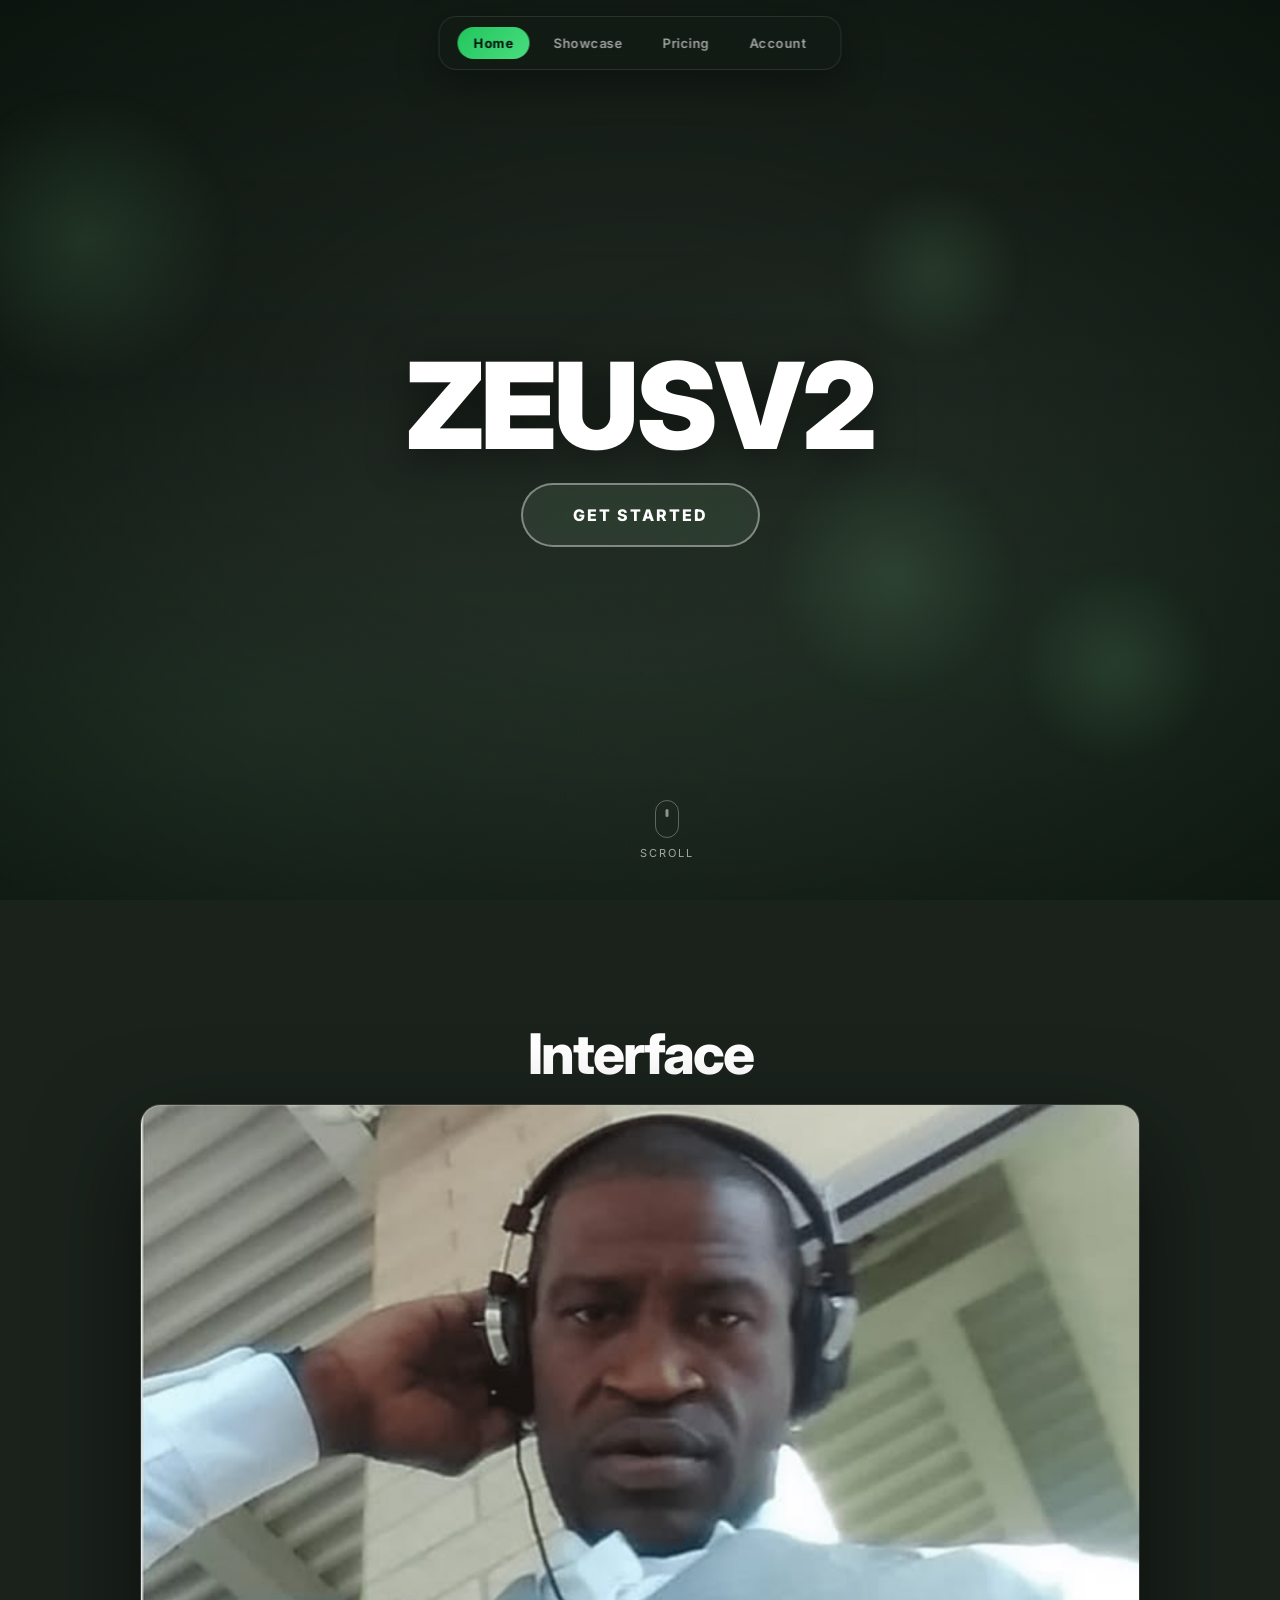
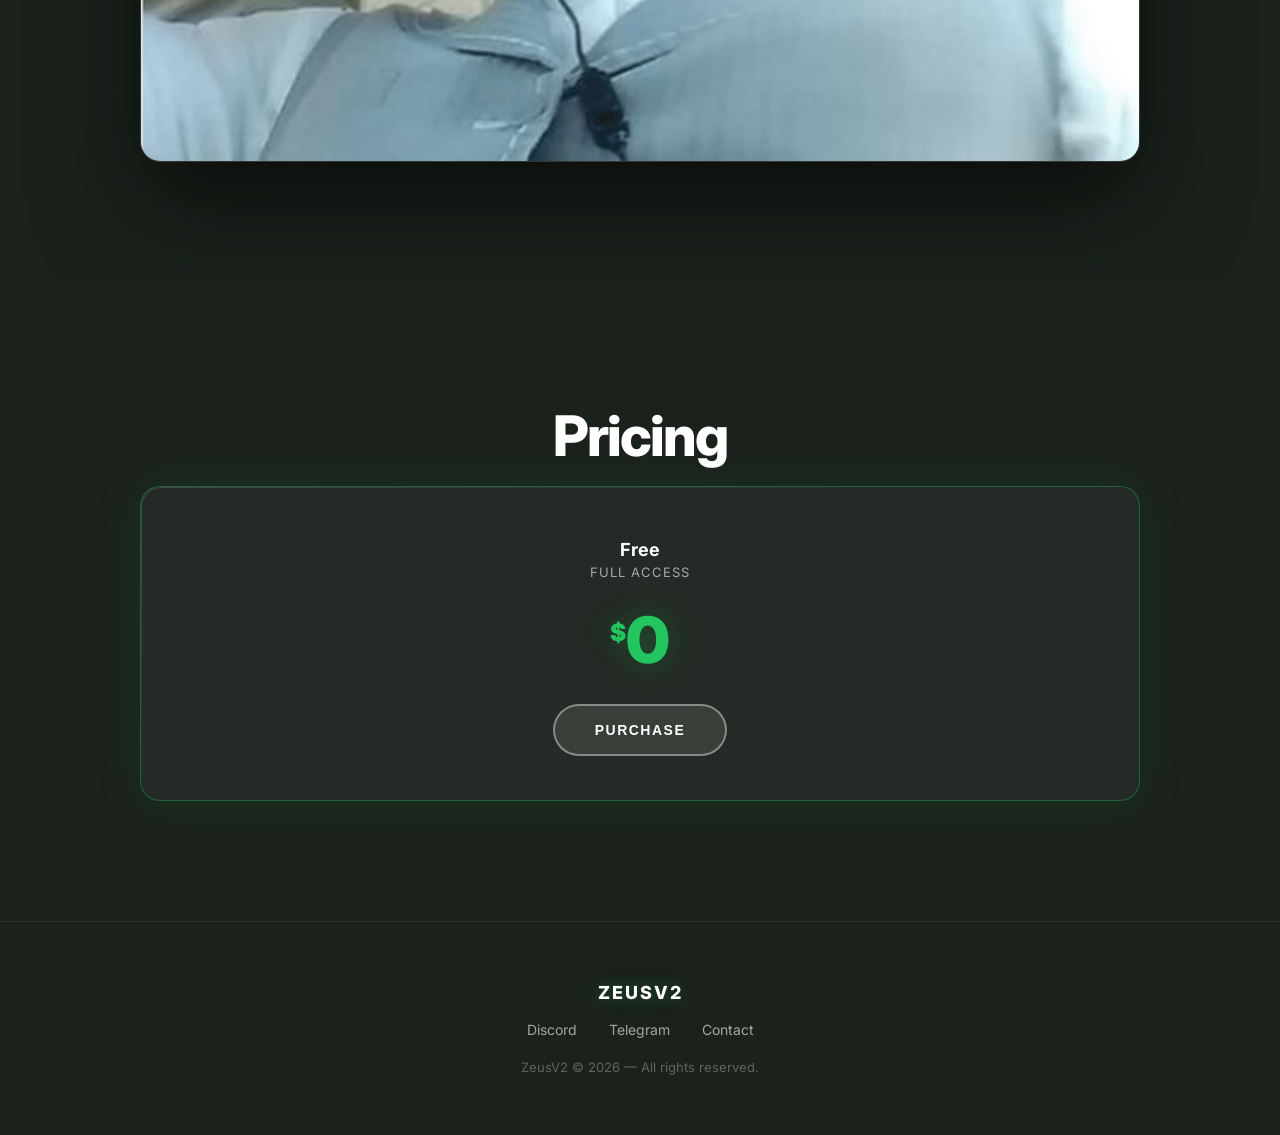
<file: index.html>
<!DOCTYPE html>
<html lang="en">
<head>
<meta charset="UTF-8" />
<meta name="viewport" content="width=device-width, initial-scale=1.0" />
<title>ZeusV2 — Dominate the Game</title>
<link rel="preconnect" href="https://fonts.googleapis.com" />
<link rel="preconnect" href="https://fonts.gstatic.com" crossorigin />
<link href="https://fonts.googleapis.com/css2?family=Inter:wght@400;500;600;700;800;900&family=Playfair+Display:ital,wght@1,400&display=swap" rel="stylesheet" />
<style>
  :root {
    --white: #ffffff;
    --glass-bg: rgba(255,255,255,0.08);
    --glass-border: rgba(255,255,255,0.18);
    --glass-hi: rgba(255,255,255,0.35);
    --green: #22c55e;
    --green-soft: #4ade80;
    --text: #eafaf2;
    --muted: rgba(255,255,255,0.6);
  }

  * { margin: 0; padding: 0; box-sizing: border-box; }
  html { scroll-behavior: smooth; }
  body {
    font-family: 'Inter', system-ui, sans-serif;
    background: #1c231d;
    color: var(--white);
    overflow-x: hidden;
    min-height: 100vh;
  }
  body::before {
    content: ''; position: fixed; inset: 0; z-index: -2;
    background: #1c231d;
  }
  #bgParallax {
    position: fixed; inset: -40px; z-index: -2; pointer-events: none;
    background: url('https://images.unsplash.com/photo-1448375240586-882707db888b?w=1920&q=80') center/cover no-repeat;
    transform: scale(1.08);
    will-change: transform;
  }
  body::after {
    content: ''; position: fixed; inset: 0; z-index: -1; pointer-events: none;
    background: linear-gradient(180deg, rgba(28,35,29,0.55) 0%, rgba(28,35,29,0.75) 50%, rgba(28,35,29,0.9) 100%);
  }
  ::selection { background: rgba(34,197,94,0.3); color: #fff; }

  /* ===== HERO ===== */
  .hero {
    position: relative;
    width: 100%; height: 100vh;
    display: flex; flex-direction: column;
    justify-content: center; align-items: center;
    text-align: center;
    overflow: hidden;
    perspective: 1200px;
  }

  /* Vignette */
  .hero-vignette {
    position: absolute; inset: 0; z-index: 1; pointer-events: none;
    background: radial-gradient(ellipse at center, transparent 30%, rgba(5,15,8,0.7) 100%);
  }

  /* Fog overlay */
  .hero-fog {
    position: absolute; inset: 0; z-index: 1; pointer-events: none;
    background:
      radial-gradient(60% 40% at 20% 80%, rgba(100,160,120,0.12), transparent),
      radial-gradient(50% 50% at 80% 70%, rgba(80,140,100,0.1), transparent);
    animation: fogDrift 20s ease-in-out infinite alternate;
  }
  @keyframes fogDrift {
    0%   { transform: translate(0, 0) scale(1); opacity: 0.8; }
    50%  { transform: translate(3%, -2%) scale(1.05); opacity: 1; }
    100% { transform: translate(-2%, 3%) scale(1.02); opacity: 0.9; }
  }

  /* Lens / bokeh blur spots */
  .bokeh {
    position: absolute; border-radius: 50%; pointer-events: none; z-index: 2;
    background: radial-gradient(circle, rgba(120,200,140,0.15), transparent 70%);
    filter: blur(8px);
    animation: bokehFloat 12s ease-in-out infinite alternate;
  }
  .bokeh-1 { width: 300px; height: 300px; top: 10%; left: -5%; animation-delay: 0s; }
  .bokeh-2 { width: 200px; height: 200px; bottom: 15%; right: 5%; animation-delay: -4s; }
  .bokeh-3 { width: 250px; height: 250px; top: 50%; left: 60%; animation-delay: -8s; }
  .bokeh-4 { width: 180px; height: 180px; top: 20%; right: 20%; animation-delay: -2s; }
  @keyframes bokehFloat {
    0%   { transform: translate(0, 0) scale(1); opacity: 0.6; }
    100% { transform: translate(20px, -30px) scale(1.15); opacity: 1; }
  }

  /* Falling leaves */
  .leaves { position: absolute; inset: 0; z-index: 3; pointer-events: none; overflow: hidden; }
  .leaf {
    position: absolute;
    width: 22px; height: 22px;
    opacity: 0;
    will-change: transform, opacity;
  }
  .leaf svg { width: 100%; height: 100%; }

  /* Content */
  .hero-content {
    position: relative; z-index: 10;
    max-width: 900px; padding: 0 24px;
  }

  /* Title */
  .hero-title {
    font-family: 'Inter', sans-serif;
    font-size: clamp(48px, 10vw, 120px);
    font-weight: 900;
    line-height: 0.95;
    letter-spacing: -3px;
    color: var(--white);
    text-transform: uppercase;
    margin-bottom: 20px;
    opacity: 0; animation: fadeUp 1s 0.5s forwards;
    text-shadow: 0 4px 40px rgba(0,0,0,0.5);
  }
  .hero-title .line { display: block; }
  .hero-title .accent {
    background: linear-gradient(135deg, #4ade80, #22c55e, #86efac);
    -webkit-background-clip: text; background-clip: text;
    -webkit-text-fill-color: transparent;
  }

  /* Subtitle */
  .hero-sub {
    font-family: 'Playfair Display', serif;
    font-style: italic;
    font-size: clamp(15px, 2vw, 20px);
    color: var(--muted);
    margin-bottom: 44px;
    opacity: 0; animation: fadeUp 1s 0.7s forwards;
  }

/* CTA Button */
.hero-btn {
    display: inline-block;
    padding: 20px 50px;
    border: 2px solid rgba(255,255,255,0.4);
    border-radius: 50px;
    background: rgba(255,255,255,0.08);
    backdrop-filter: blur(20px) saturate(180%);
    -webkit-backdrop-filter: blur(20px) saturate(180%);
    color: var(--white);
    font-family: 'Inter', sans-serif;
    font-size: 16px; font-weight: 800;
    letter-spacing: 2px; text-transform: uppercase;
    text-decoration: none;
    cursor: pointer;
    position: relative; overflow: hidden;
    transition: transform 0.3s, box-shadow 0.3s, border-color 0.3s, background 0.3s;
    opacity: 0; animation: fadeUp 1s 0.9s forwards;
}
.hero-btn::before {
    content: ''; position: absolute; inset: 0; border-radius: inherit;
    background: linear-gradient(135deg, rgba(255,255,255,0.2), transparent 60%);
    opacity: 0; transition: opacity 0.3s;
}
.hero-btn:hover {
    transform: translateY(-4px);
    border-color: rgba(255,255,255,0.7);
    background: rgba(255,255,255,0.15);
    box-shadow: 0 25px 60px rgba(0,0,0,0.4), 0 0 40px rgba(0,0,0,0.2);
}
.hero-btn:hover::before { opacity: 1; }
.hero-btn.loading { color: transparent !important; pointer-events: none; }
.hero-btn.loading::after {
    content: ''; position: absolute; top: 50%; left: 50%; width: 22px; height: 22px;
    margin: -11px 0 0 -11px; border: 2px solid var(--white); border-right-color: transparent;
    border-radius: 50%; animation: spin 0.6s linear infinite;
}

  /* Scroll hint */
  .scroll-hint {
    position: absolute; bottom: 40px; left: 50%; transform: translateX(-50%);
    z-index: 10; display: flex; flex-direction: column; align-items: center;
    gap: 8px; color: var(--muted); font-size: 11px; letter-spacing: 2px; text-transform: uppercase;
    opacity: 0; animation: fadeUp 1s 1.2s forwards;
  }
  .scroll-hint .mouse {
    width: 24px; height: 38px; border: 1.5px solid rgba(255,255,255,0.3);
    border-radius: 12px; position: relative;
  }
  .scroll-hint .mouse::after {
    content: ''; position: absolute; top: 8px; left: 50%; transform: translateX(-50%);
    width: 3px; height: 8px; background: rgba(255,255,255,0.5); border-radius: 2px;
    animation: scrollWheel 1.8s ease-in-out infinite;
  }
  @keyframes scrollWheel {
    0%   { opacity: 1; transform: translateX(-50%) translateY(0); }
    100% { opacity: 0; transform: translateX(-50%) translateY(10px); }
  }

  @keyframes fadeUp {
    from { opacity: 0; transform: translateY(30px); }
    to   { opacity: 1; transform: translateY(0); }
  }

  /* ===== SECTIONS ===== */
  .section {
    position: relative; z-index: 5;
    padding: 120px 24px;
    background: rgba(28,35,29,0.82);
  }
  .section-inner { max-width: 1100px; margin: 0 auto; }
  .section-title {
    font-size: clamp(32px, 5vw, 56px);
    font-weight: 800; letter-spacing: -2px;
    margin-bottom: 16px;
  }
  .section-sub {
    font-size: 17px; color: var(--muted); max-width: 600px; margin-bottom: 60px;
  }

  /* Showcase */
  .showcase-section {
    padding: 120px 24px;
    background: rgba(28,35,29,0.82);
    position: relative; z-index: 5;
  }
  .showcase-frame {
    max-width: 1000px; margin: 0 auto;
    border-radius: 20px; overflow: hidden;
    border: 1px solid rgba(255,255,255,0.1);
    box-shadow: 0 40px 100px rgba(0,0,0,0.6);
    position: relative;
  }
  .showcase-frame::before {
    content: ''; position: absolute; inset: 0; border-radius: 20px; padding: 1px; pointer-events: none; z-index: 2;
    background: linear-gradient(135deg, rgba(255,255,255,0.2), transparent 40%);
    -webkit-mask: linear-gradient(#000 0 0) content-box, linear-gradient(#000 0 0);
    -webkit-mask-composite: xor; mask-composite: exclude;
  }
  .showcase-frame img { width: 100%; display: block; }

  /* Pricing */
  .pricing-section {
    padding: 120px 24px;
    background: rgba(28,35,29,0.82);
    position: relative; z-index: 5;
  }
  .plans {
    display: grid;
    grid-template-columns: repeat(auto-fit, minmax(280px, 1fr));
    gap: 24px; max-width: 1000px; margin: 0 auto;
  }
  .plan {
    position: relative;
    padding: 52px 36px 44px;
    border-radius: 20px;
    background: rgba(255,255,255,0.04);
    border: 1px solid rgba(255,255,255,0.08);
    text-align: center;
    transition: transform 0.4s, border-color 0.4s, box-shadow 0.4s;
  }
  .plan::before {
    content: ''; position: absolute; inset: 0; border-radius: 20px; padding: 1px; pointer-events: none;
    background: linear-gradient(160deg, rgba(255,255,255,0.15), transparent 50%);
    -webkit-mask: linear-gradient(#000 0 0) content-box, linear-gradient(#000 0 0);
    -webkit-mask-composite: xor; mask-composite: exclude;
  }
  .plan:hover {
    transform: translateY(-6px);
    border-color: rgba(34,197,94,0.4);
    box-shadow: 0 24px 60px rgba(0,0,0,0.4), 0 0 40px rgba(34,197,94,0.1);
  }
  .plan.featured {
    border-color: rgba(34,197,94,0.35);
    box-shadow: 0 0 50px rgba(34,197,94,0.1);
  }
  .plan-badge {
    position: absolute; top: 16px; left: 50%; transform: translateX(-50%);
    font-size: 11px; font-weight: 700; letter-spacing: 1.5px; text-transform: uppercase;
    color: #04130c; background: linear-gradient(135deg, var(--green), var(--green-soft));
    padding: 5px 16px; border-radius: 50px;
  }
  .plan-name { font-size: 18px; font-weight: 700; margin-bottom: 4px; }
  .plan-dur { font-size: 13px; color: var(--muted); letter-spacing: 1px; text-transform: uppercase; }
  .plan-price {
    font-size: clamp(48px, 7vw, 64px); font-weight: 900; color: var(--green);
    line-height: 1; margin: 28px 0 8px;
    text-shadow: 0 0 30px rgba(34,197,94,0.3);
  }
  .plan-price span { font-size: 24px; vertical-align: super; }
.plan-btn {
    display: inline-block; margin-top: 24px;
    padding: 16px 40px; border-radius: 50px;
    border: 2px solid rgba(255,255,255,0.3);
    background: rgba(255,255,255,0.08);
    backdrop-filter: blur(15px) saturate(160%);
    -webkit-backdrop-filter: blur(15px) saturate(160%);
    color: var(--white); font-size: 14px; font-weight: 800;
    letter-spacing: 1.5px; text-transform: uppercase;
    text-decoration: none; cursor: pointer;
    transition: all 0.3s;
    position: relative; overflow: hidden;
}
.plan-btn::before {
    content: ''; position: absolute; inset: 0; border-radius: inherit;
    background: linear-gradient(135deg, rgba(255,255,255,0.2), transparent 60%);
    opacity: 0; transition: opacity 0.3s;
}
.plan-btn:hover {
    background: rgba(255,255,255,0.15);
    border-color: rgba(255,255,255,0.6);
    box-shadow: 0 12px 40px rgba(0,0,0,0.3);
    transform: translateY(-3px);
}
.plan-btn:hover::before { opacity: 1; }
.plan-btn.loading { color: transparent !important; pointer-events: none; }
.plan-btn.loading::after {
    content: ''; position: absolute; top: 50%; left: 50%; width: 20px; height: 20px;
    margin: -10px 0 0 -10px; border: 2px solid var(--white); border-right-color: transparent;
    border-radius: 50%; animation: spin 0.6s linear infinite;
}
.plan.featured .plan-btn {
    background: rgba(255,255,255,0.1);
    color: var(--white); border-color: rgba(255,255,255,0.4);
}
.plan.featured .plan-btn:hover {
    box-shadow: 0 12px 40px rgba(0,0,0,0.4);
    transform: translateY(-2px);
    background: rgba(255,255,255,0.18);
    border-color: rgba(255,255,255,0.7);
}

  /* Footer */
  footer {
    position: relative; z-index: 5;
    padding: 60px 24px; text-align: center;
    border-top: 1px solid rgba(255,255,255,0.08);
    background: rgba(28,35,29,0.82);
  }
  footer .f-logo {
    font-size: 18px; font-weight: 800; letter-spacing: 2px; margin-bottom: 16px;
    text-shadow: 0 0 20px rgba(34,197,94,0.4);
  }
  footer a {
    color: var(--muted); text-decoration: none; margin: 0 14px; font-size: 14px;
    transition: color 0.3s;
  }
  footer a:hover { color: var(--green); }
  footer .copy { margin-top: 20px; font-size: 13px; color: rgba(255,255,255,0.3); }

  /* ===== MODAL ===== */
  .modal-overlay {
    position: fixed; inset: 0; z-index: 200; display: none;
    align-items: center; justify-content: center; padding: 24px;
    background: rgba(5,15,8,0.7); backdrop-filter: blur(12px);
  }
  .modal-overlay.open { display: flex; }
  .modal {
    position: relative; border-radius: 20px; padding: 44px 38px; max-width: 420px; width: 100%;
    text-align: center;
    background: rgba(255,255,255,0.06);
    backdrop-filter: blur(30px) saturate(170%);
    border: 1px solid rgba(255,255,255,0.12);
    box-shadow: 0 40px 100px rgba(0,0,0,0.6);
    animation: modalIn 0.35s ease;
  }
  @keyframes modalIn { from { opacity: 0; transform: translateY(20px) scale(0.97); } }
  .modal-close {
    position: absolute; top: 14px; right: 14px;
    width: 32px; height: 32px; border-radius: 50%;
    display: flex; align-items: center; justify-content: center;
    background: rgba(255,255,255,0.06); border: 1px solid rgba(255,255,255,0.1);
    color: var(--muted); font-size: 18px; cursor: pointer;
    transition: all 0.25s;
  }
  .modal-close:hover { color: #ff6b6b; border-color: rgba(255,107,107,0.4); background: rgba(255,107,107,0.1); }
  .modal h2 { font-size: 26px; font-weight: 800; margin-bottom: 6px; }
  .modal .m-plan { color: var(--green); font-size: 16px; font-weight: 700; margin-bottom: 4px; }
  .modal .m-price { color: var(--muted); font-size: 14px; margin-bottom: 28px; }
  .modal .m-msg { font-size: 13px; min-height: 18px; margin-top: 16px; }
  .modal .m-msg.ok { color: var(--green); }
  .modal .m-msg.warn { color: #ffb86b; }
  .modal .m-actions { display: flex; gap: 12px; justify-content: center; }
  .modal .m-actions .btn { margin-top: 0; }

  /* Nav */
  .nav {
    position: fixed; top: 16px; left: 50%; transform: translateX(-50%); z-index: 100;
    width: auto; max-width: calc(100% - 32px);
    padding: 10px 18px;
    display: flex; align-items: center; justify-content: space-between;
    border-radius: 18px;
    background: rgba(20,26,22,0.55);
    backdrop-filter: blur(20px) saturate(160%);
    -webkit-backdrop-filter: blur(20px) saturate(160%);
    border: 1px solid rgba(255,255,255,0.1);
    box-shadow: 0 12px 40px rgba(0,0,0,0.35);
    transition: background 0.4s, box-shadow 0.4s, transform 0.4s;
  }
  .nav.scrolled {
    background: rgba(20,26,22,0.75);
    box-shadow: 0 16px 50px rgba(0,0,0,0.45);
  }
  .nav-brand {
    font-size: 16px; font-weight: 800; letter-spacing: 2px;
    color: var(--white); text-decoration: none;
    text-shadow: 0 0 16px rgba(34,197,94,0.4);
  }
  .nav-links { display: flex; gap: 8px; align-items: center; justify-content: center; flex: 1; }
  .nav-links a {
    color: var(--muted); text-decoration: none; font-size: 13px; font-weight: 600;
    letter-spacing: 0.5px; padding: 8px 16px; border-radius: 50px;
    transition: color 0.25s, background 0.25s;
  }
  .nav-links a:hover { color: var(--white); background: rgba(255,255,255,0.08); }
  .nav-links a.active {
    color: #04130c; background: linear-gradient(135deg, var(--green), var(--green-soft));
    font-weight: 700;
  }

  /* Toast */
  .toast {
    position: fixed; bottom: 24px; right: 24px; z-index: 1000;
    padding: 14px 22px; border-radius: 12px; font-size: 14px; font-weight: 600;
    background: rgba(255,255,255,0.08); backdrop-filter: blur(20px);
    border: 1px solid rgba(255,255,255,0.12);
    box-shadow: 0 12px 40px rgba(0,0,0,0.4);
    transform: translateX(120%); opacity: 0; transition: transform 0.3s, opacity 0.3s;
  }
  .toast.show { transform: translateX(0); opacity: 1; }
  .toast-ok { color: var(--green); border-color: rgba(34,197,94,0.4); }
  .toast-error { color: #ff6b6b; border-color: rgba(255,107,107,0.4); }
  .toast-warn { color: #ffb86b; border-color: rgba(255,184,107,0.4); }

  /* Reveal */
  .reveal { opacity: 0; transform: translateY(40px); transition: opacity 0.8s, transform 0.8s; }
  .reveal.visible { opacity: 1; transform: translateY(0); }

  @keyframes spin { to { transform: rotate(360deg); } }

  /* Responsive */
  @media (max-width: 768px) {
    .nav-links { display: none; }
    .hero-title { letter-spacing: -1px; }
    .features { grid-template-columns: 1fr; }
    .plans { grid-template-columns: 1fr; max-width: 380px; }
  }
  @media (prefers-reduced-motion: reduce) {
    *, *::before, *::after {
      animation-duration: 0.01ms !important;
      transition-duration: 0.01ms !important;
    }
  }
</style>
</head>
<body>
<div id="bgParallax"></div>

<!-- NAV -->
<nav class="nav" id="nav">
  <a href="#top" class="nav-brand"></a>
  <div class="nav-links">
    <a href="#top" class="active" data-nav>Home</a>
    <a href="#showcase" data-nav>Showcase</a>
    <a href="#pricing" data-nav>Pricing</a>
    <a href="account.html">Account</a>
  </div>
</nav>

<!-- HERO -->
<section class="hero" id="top">
  <div class="hero-vignette"></div>
  <div class="hero-fog"></div>
  <div class="bokeh bokeh-1"></div>
  <div class="bokeh bokeh-2"></div>
  <div class="bokeh bokeh-3"></div>
  <div class="bokeh bokeh-4"></div>
  <div class="leaves" id="leaves"></div>

  <div class="hero-content">
    <h1 class="hero-title">
      <span class="line">ZeusV2</span>
    </h1>
    <a href="#pricing" class="hero-btn">Get Started</a>
  </div>

  <div class="scroll-hint">
    <div class="mouse"></div>
    <span>Scroll</span>
  </div>
</section>

<!-- SHOWCASE -->
<section class="showcase-section" id="showcase">
  <div class="section-inner">
    <div class="reveal" style="text-align:center;">
      <h2 class="section-title">Interface</h2>
    </div>
    <div class="showcase-frame reveal">
      <img src="showcase.jfif" alt="ZeusV2 Interface" loading="lazy" />
    </div>
  </div>
</section>

<!-- PRICING -->
<section class="pricing-section" id="pricing">
  <div class="section-inner">
    <div class="reveal" style="text-align:center;">
      <h2 class="section-title">Pricing</h2>
    </div>
    <div class="plans">
      <div class="plan featured reveal">
        <div class="plan-name">Free</div>
        <div class="plan-dur">Full Access</div>
        <div class="plan-price"><span>$</span>0</div>
        <button class="plan-btn buy-btn" data-plan="Free" data-price="$0">Purchase</button>
      </div>
    </div>
  </div>
</section>

<!-- FOOTER -->
<footer>
  <div class="f-logo">ZEUSV2</div>
  <div>
    <a href="#">Discord</a>
    <a href="https://t.me/undetectcheat" target="_blank" rel="noopener">Telegram</a>
    <a href="#">Contact</a>
  </div>
  <div class="copy">ZeusV2 © 2026 — All rights reserved.</div>
</footer>

<!-- MODAL -->
<div class="modal-overlay" id="buyModal" hidden>
  <div class="modal">
    <button class="modal-close" id="mClose" aria-label="Close">&times;</button>
    <h2>Confirm Purchase</h2>
    <div class="m-plan" id="mPlan">—</div>
    <div class="m-price" id="mPrice">—</div>
    <div class="m-actions">
      <button class="plan-btn" id="mGet">Purchase</button>
    </div>
    <div class="m-msg" id="mMsg"></div>
  </div>
</div>

<script>
(() => {
  'use strict';

  /* ===== Falling leaves ===== */
  const leavesContainer = document.getElementById('leaves');
  const LEAF_COUNT = 18;
  const leafSVG = `<svg viewBox="0 0 24 24" fill="none" xmlns="http://www.w3.org/2000/svg">
    <path d="M17 8C8 10 5.9 16.17 3.82 21.34l1.89.66.95-2.3c.48.17.98.3 1.34.3C19 20 22 3 22 3c-1 2-8 2.25-13 3.25S2 11.5 2 13.5s1.75 3.75 1.75 3.75" stroke="rgba(120,200,140,0.5)" stroke-width="1" stroke-linecap="round" stroke-linejoin="round"/>
  </svg>`;

  function createLeaf() {
    const leaf = document.createElement('div');
    leaf.className = 'leaf';
    leaf.innerHTML = leafSVG;
    const size = 14 + Math.random() * 18;
    leaf.style.width = size + 'px';
    leaf.style.height = size + 'px';
    leaf.style.left = Math.random() * 100 + '%';
    leaf.style.top = '-30px';
    const duration = 8 + Math.random() * 10;
    const delay = Math.random() * 8;
    const drift = -80 + Math.random() * 160;
    const rot = Math.random() * 360;
    leaf.style.animation = `leafFall ${duration}s ${delay}s linear infinite`;
    leaf.style.setProperty('--drift', drift + 'px');
    leaf.style.setProperty('--rot', rot + 'deg');
    leavesContainer.appendChild(leaf);
  }

  for (let i = 0; i < LEAF_COUNT; i++) createLeaf();

  const leafStyle = document.createElement('style');
  leafStyle.textContent = `
    @keyframes leafFall {
      0% { transform: translate(0, 0) rotate(0deg); opacity: 0; }
      10% { opacity: 0.7; }
      90% { opacity: 0.5; }
      100% { transform: translate(var(--drift), 110vh) rotate(var(--rot)); opacity: 0; }
    }
  `;
  document.head.appendChild(leafStyle);

  /* ===== Parallax background ===== */
  const bgParallax = document.getElementById('bgParallax');
  let pMouseX = 0, pMouseY = 0, pBgX = 0, pBgY = 0;
  document.addEventListener('mousemove', (e) => {
    pMouseX = (e.clientX / window.innerWidth - 0.5) * 40;
    pMouseY = (e.clientY / window.innerHeight - 0.5) * 28;
  });
  function animateParallax() {
    pBgX += (pMouseX - pBgX) * 0.05;
    pBgY += (pMouseY - pBgY) * 0.05;
    bgParallax.style.transform = `scale(1.08) translate(${pBgX}px, ${pBgY}px)`;
    requestAnimationFrame(animateParallax);
  }
  animateParallax();

  /* ===== Nav scroll ===== */
  const nav = document.getElementById('nav');
  const navLinks = document.querySelectorAll('[data-nav]');
  const sections = ['top', 'features', 'showcase', 'pricing'].map(id => document.getElementById(id)).filter(Boolean);

  window.addEventListener('scroll', () => {
    nav.classList.toggle('scrolled', window.scrollY > 60);
  }, { passive: true });

  const sectionObs = new IntersectionObserver((entries) => {
    entries.forEach(e => {
      if (e.isIntersecting) {
        const id = e.target.id;
        navLinks.forEach(a => a.classList.toggle('active', a.getAttribute('href') === '#' + id));
      }
    });
  }, { threshold: 0.35 });
  sections.forEach(s => sectionObs.observe(s));

  /* ===== Reveal on scroll ===== */
  const revealObs = new IntersectionObserver((entries) => {
    entries.forEach(e => { if (e.isIntersecting) { e.target.classList.add('visible'); revealObs.unobserve(e.target); } });
  }, { threshold: 0.12 });
  document.querySelectorAll('.reveal').forEach(el => revealObs.observe(el));

  /* ===== Buy modal ===== */
  const modal = document.getElementById('buyModal');
  const mPlan = document.getElementById('mPlan');
  const mPrice = document.getElementById('mPrice');
  const mMsg = document.getElementById('mMsg');
  const mGet = document.getElementById('mGet');
  const mClose = document.getElementById('mClose');
  let selectedPlan = null;

  function openModal(plan, price) {
    selectedPlan = plan;
    mPlan.textContent = plan + ' Access';
    mPrice.textContent = 'Price: ' + price;
    mMsg.textContent = '';
    modal.hidden = false;
    modal.classList.add('open');
    mGet.disabled = false;
  }
  function closeModal() {
    modal.classList.remove('open');
    setTimeout(() => { modal.hidden = true; }, 300);
  }

  document.querySelectorAll('.buy-btn').forEach(btn => {
    btn.addEventListener('click', () => openModal(btn.dataset.plan, btn.dataset.price));
  });
  mClose.addEventListener('click', closeModal);
  modal.addEventListener('click', (e) => { if (e.target === modal) closeModal(); });
  document.addEventListener('keydown', (e) => { if (e.key === 'Escape' && modal.classList.contains('open')) closeModal(); });

  mGet.addEventListener('click', () => {
    const session = localStorage.getItem('zeus-session') || sessionStorage.getItem('zeus-session');
    if (!session) {
      mMsg.className = 'm-msg warn';
      mMsg.textContent = 'Sign in first. Redirecting…';
      setTimeout(() => { window.location.href = 'account.html'; }, 1000);
      return;
    }
    mGet.disabled = true;
    mGet.classList.add('loading');
    try {
      const accounts = JSON.parse(localStorage.getItem('zeus-accounts') || '[]');
      const acc = accounts.find(a => a.username === session || a.email === session);
      if (acc) {
        acc.subscription = selectedPlan;
        acc.frozen = false;
        localStorage.setItem('zeus-accounts', JSON.stringify(accounts));
      }
      mMsg.className = 'm-msg ok';
      mMsg.textContent = 'Activated: ' + selectedPlan + '!';
      showToast('Subscription activated', 'ok');
      setTimeout(closeModal, 1000);
    } catch {
      mMsg.className = 'm-msg warn';
      mMsg.textContent = 'Something went wrong.';
      mGet.classList.remove('loading');
      mGet.disabled = false;
    }
  });

  /* ===== Toast ===== */
  function showToast(msg, type) {
    const el = document.createElement('div');
    el.className = 'toast toast-' + type;
    el.textContent = msg;
    document.body.appendChild(el);
    requestAnimationFrame(() => el.classList.add('show'));
    setTimeout(() => { el.classList.remove('show'); setTimeout(() => el.remove(), 300); }, 3000);
  }
})();
</script>
</body>
</html>
</file>
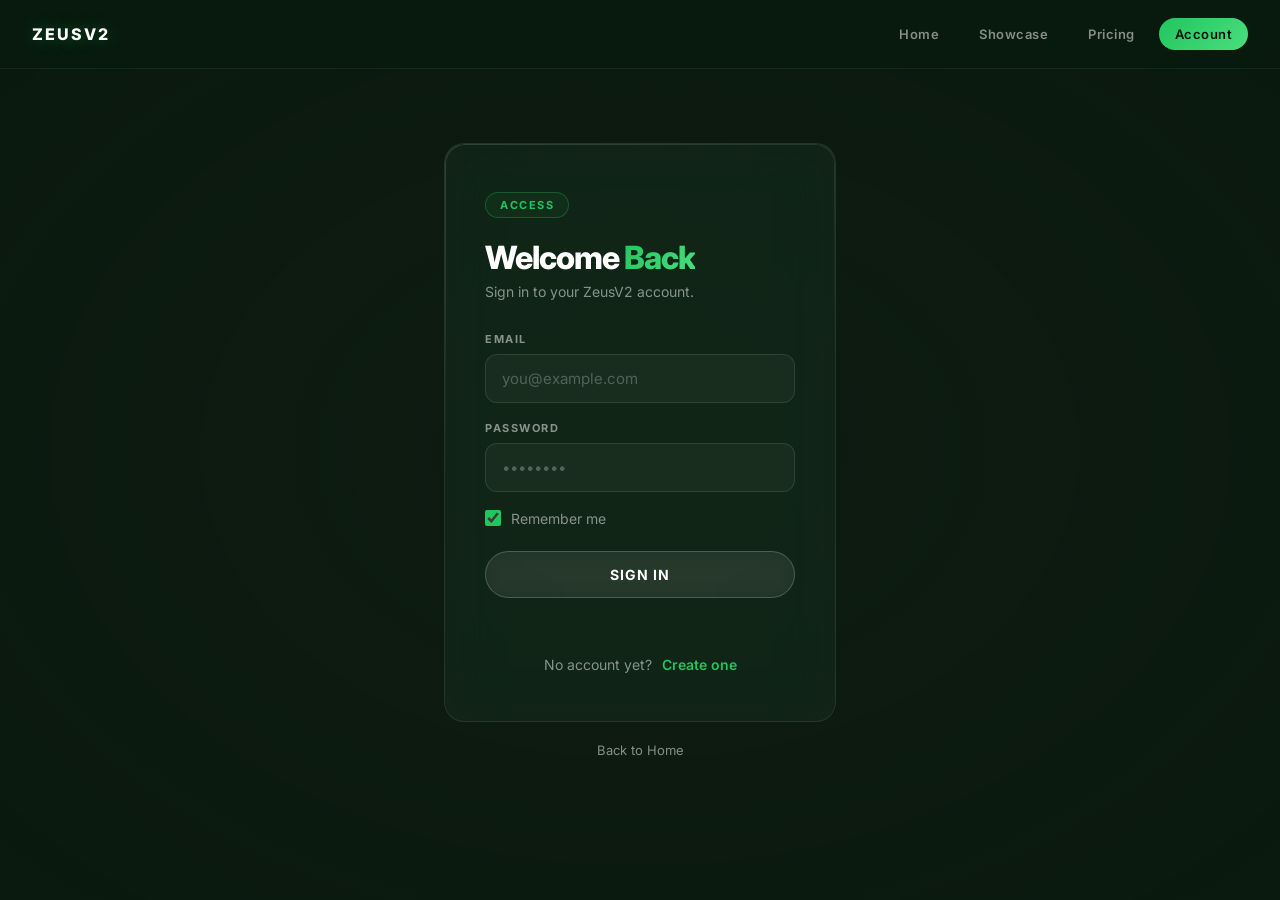
<file: account.html>
<!DOCTYPE html>
<html lang="en">
<head>
<meta charset="UTF-8" />
<meta name="viewport" content="width=device-width, initial-scale=1.0" />
<title>ZeusV2 — Account</title>
<link rel="preconnect" href="https://fonts.googleapis.com" />
<link rel="preconnect" href="https://fonts.gstatic.com" crossorigin />
<link href="https://fonts.googleapis.com/css2?family=Inter:wght@400;500;600;700;800;900&display=swap" rel="stylesheet" />
<style>
  :root {
    --white: #ffffff;
    --green: #22c55e;
    --green-soft: #4ade80;
    --muted: rgba(255,255,255,0.5);
    --error: #ff6b6b;
    --glass-bg: rgba(255,255,255,0.05);
    --glass-border: rgba(255,255,255,0.1);
  }
  * { margin: 0; padding: 0; box-sizing: border-box; }
  body {
    font-family: 'Inter', system-ui, sans-serif;
    background: #1c231d; color: var(--white);
    min-height: 100vh; display: flex; align-items: center; justify-content: center;
    overflow-x: hidden;
    opacity: 0; animation: pageFade 0.6s ease forwards;
  }
  @keyframes pageFade {
    from { opacity: 0; }
    to { opacity: 1; }
  }
  ::selection { background: rgba(34,197,94,0.3); color: #fff; }
  :focus-visible { outline: 2px solid var(--green); outline-offset: 2px; }

  /* BG layers */
  .bg-img {
    position: fixed; inset: 0; z-index: 0;
    background: url('https://images.unsplash.com/photo-1448375240586-882707db888b?w=1920&q=80') center/cover no-repeat;
    transform: scale(1.1);
  }
  .bg-img::after { content: ''; position: absolute; inset: 0; background: rgba(10,26,15,0.8); }
  .bg-vignette {
    position: fixed; inset: 0; z-index: 0; pointer-events: none;
    background: radial-gradient(ellipse at center, transparent 20%, rgba(10,26,15,0.85) 100%);
  }

  .wrap {
    position: relative; z-index: 2;
    width: 100%; max-width: 440px; padding: 24px;
  }

  .card {
    padding: 48px 40px;
    border-radius: 20px;
    background: rgba(255,255,255,0.04);
    border: 1px solid rgba(255,255,255,0.08);
    backdrop-filter: blur(24px) saturate(160%);
    -webkit-backdrop-filter: blur(24px) saturate(160%);
    position: relative;
    opacity: 0; transform: translateY(20px); animation: cardUp 0.7s 0.15s ease forwards;
  }
  @keyframes cardUp {
    from { opacity: 0; transform: translateY(20px); }
    to { opacity: 1; transform: translateY(0); }
  }
  .card::before {
    content: ''; position: absolute; inset: 0; border-radius: 20px; padding: 1px; pointer-events: none;
    background: linear-gradient(160deg, rgba(255,255,255,0.15), transparent 50%);
    -webkit-mask: linear-gradient(#000 0 0) content-box, linear-gradient(#000 0 0);
    -webkit-mask-composite: xor; mask-composite: exclude;
  }

  .tag {
    display: inline-block; font-size: 11px; font-weight: 700;
    letter-spacing: 1.5px; text-transform: uppercase;
    color: var(--green); border: 1px solid rgba(34,197,94,0.3);
    border-radius: 50px; padding: 5px 14px; margin-bottom: 20px;
    background: rgba(34,197,94,0.06);
  }
  h1 {
    font-size: 32px; font-weight: 800; letter-spacing: -1px; margin-bottom: 6px;
  }
  h1 .accent {
    background: linear-gradient(135deg, var(--green), var(--green-soft));
    -webkit-background-clip: text; background-clip: text; -webkit-text-fill-color: transparent;
  }
  .sub { color: var(--muted); font-size: 14px; margin-bottom: 32px; }

  .field { margin-bottom: 18px; }
  .field label {
    display: block; font-size: 11px; font-weight: 700;
    letter-spacing: 1.5px; text-transform: uppercase; color: var(--muted); margin-bottom: 8px;
  }
  .field input {
    width: 100%; padding: 14px 16px; border-radius: 12px;
    background: rgba(255,255,255,0.04); border: 1px solid rgba(255,255,255,0.1);
    color: var(--white); font-family: 'Inter', sans-serif; font-size: 15px; outline: none;
    transition: border-color 0.25s, box-shadow 0.25s;
  }
  .field input::placeholder { color: rgba(255,255,255,0.25); }
  .field input:focus { border-color: rgba(34,197,94,0.5); box-shadow: 0 0 0 3px rgba(34,197,94,0.1); }
  .field-error {
    font-size: 12px; color: var(--error); margin-top: 6px; display: none;
  }
  .field-error.show { display: block; }

  .remember {
    display: flex; align-items: center; gap: 10px;
    margin: 6px 0 24px; color: var(--muted); font-size: 14px; cursor: pointer; user-select: none;
  }
  .remember input { width: 16px; height: 16px; accent-color: var(--green); cursor: pointer; }

.btn-submit {
    width: 100%; padding: 14px; border-radius: 50px; border: 1px solid rgba(255,255,255,0.2); cursor: pointer;
    font-family: 'Inter', sans-serif; font-size: 14px; font-weight: 700;
    letter-spacing: 1px; text-transform: uppercase;
    background: rgba(255,255,255,0.06);
    color: var(--white);
    backdrop-filter: blur(10px);
    -webkit-backdrop-filter: blur(10px);
    transition: background 0.3s, border-color 0.3s, transform 0.3s;
    position: relative; overflow: hidden;
}
.btn-submit:hover {
    background: rgba(255,255,255,0.12);
    border-color: rgba(255,255,255,0.4);
    transform: translateY(-2px);
}
.btn-submit:disabled { opacity: 0.5; cursor: not-allowed; transform: none; }
.btn-submit.loading { color: transparent; pointer-events: none; }
.btn-submit.loading::after {
    content: ''; position: absolute; top: 50%; left: 50%; width: 20px; height: 20px;
    margin: -10px 0 0 -10px; border: 2px solid #04130c; border-right-color: transparent;
    border-radius: 50%; animation: spin 0.6s linear infinite;
}
  @keyframes spin { to { transform: rotate(360deg); } }

  .msg { margin-top: 16px; font-size: 13px; min-height: 18px; text-align: center; }
  .msg.error { color: var(--error); }
  .msg.ok { color: var(--green); }
  .msg.warn { color: #ffb86b; }

  .toggle-row { margin-top: 24px; text-align: center; color: var(--muted); font-size: 14px; }
  .toggle-row button {
    background: none; border: none; color: var(--green); font-family: 'Inter', sans-serif;
    font-weight: 600; font-size: 14px; cursor: pointer; padding: 0; margin-left: 6px;
  }
  .toggle-row button:hover { text-shadow: 0 0 10px var(--green); }

  .back-link {
    display: block; text-align: center; margin-top: 20px;
    color: var(--muted); font-size: 13px; text-decoration: none;
    transition: color 0.25s;
  }
  .back-link:hover { color: var(--white); }

  /* Nav */
  .nav {
    position: fixed; top: 0; left: 0; right: 0; z-index: 100;
    padding: 18px 32px;
    display: flex; align-items: center; justify-content: space-between;
    background: rgba(10,26,15,0.85);
    backdrop-filter: blur(20px) saturate(160%);
    border-bottom: 1px solid rgba(255,255,255,0.06);
  }
  .nav-brand {
    font-size: 16px; font-weight: 800; letter-spacing: 2px; color: var(--white);
    text-decoration: none; text-shadow: 0 0 16px rgba(34,197,94,0.4);
  }
  .nav-links { display: flex; gap: 8px; align-items: center; }
  .nav-links a {
    color: var(--muted); text-decoration: none; font-size: 13px; font-weight: 600;
    letter-spacing: 0.5px; padding: 8px 16px; border-radius: 50px;
    transition: color 0.25s, background 0.25s;
  }
  .nav-links a:hover { color: var(--white); background: rgba(255,255,255,0.08); }
  .nav-links a.active {
    color: #04130c; background: linear-gradient(135deg, var(--green), var(--green-soft));
  }

  @media (max-width: 768px) {
    .nav-links { display: none; }
    .card { padding: 36px 28px; }
  }
  @media (prefers-reduced-motion: reduce) {
    *, *::before, *::after { animation-duration: 0.01ms !important; transition-duration: 0.01ms !important; }
  }
</style>
</head>
<body>

<div class="bg-img"></div>
<div class="bg-vignette"></div>

<nav class="nav">
  <a href="index.html" class="nav-brand">ZEUSV2</a>
  <div class="nav-links">
    <a href="index.html">Home</a>
    
    <a href="index.html#showcase">Showcase</a>
    <a href="index.html#pricing">Pricing</a>
    <a href="account.html" class="active">Account</a>
  </div>
</nav>

<main class="wrap">
  <div class="card">
    <span class="tag" id="formTag">Access</span>
    <h1 id="formTitle">Welcome <span class="accent">Back</span></h1>
    <p class="sub" id="formSub">Sign in to your ZeusV2 account.</p>

    <form id="authForm" novalidate>
      <div class="field" id="usernameField" style="display:none;">
        <label for="username">Username</label>
        <input type="text" id="username" placeholder="Your username" autocomplete="username" />
        <div class="field-error" id="usernameError"></div>
      </div>
      <div class="field">
        <label for="email">Email</label>
        <input type="email" id="email" placeholder="you@example.com" autocomplete="email" required />
        <div class="field-error" id="emailError"></div>
      </div>
      <div class="field">
        <label for="password">Password</label>
        <input type="password" id="password" placeholder="••••••••" autocomplete="current-password" required />
        <div class="field-error" id="passwordError"></div>
      </div>
      <label class="remember" id="rememberRow">
        <input type="checkbox" id="remember" checked />
        <span>Remember me</span>
      </label>
      <button type="submit" class="btn-submit" id="submitBtn">Sign In</button>
      <div class="msg" id="msg"></div>
    </form>

    <div class="toggle-row">
      <span id="toggleText">No account yet?</span>
      <button type="button" id="toggleBtn">Create one</button>
    </div>
  </div>
  <a href="index.html" class="back-link">Back to Home</a>
</main>

<script>
(() => {
  'use strict';
  let mode = 'login';
  const form = document.getElementById('authForm');
  const usernameField = document.getElementById('usernameField');
  const usernameInput = document.getElementById('username');
  const emailInput = document.getElementById('email');
  const passwordInput = document.getElementById('password');
  const submitBtn = document.getElementById('submitBtn');
  const msg = document.getElementById('msg');
  const toggleBtn = document.getElementById('toggleBtn');
  const toggleText = document.getElementById('toggleText');
  const formTitle = document.getElementById('formTitle');
  const formSub = document.getElementById('formSub');
  const formTag = document.getElementById('formTag');
  const rememberRow = document.getElementById('rememberRow');

  function clearErrors() {
    [usernameInput, emailInput, passwordInput].forEach(i => {
      i.removeAttribute('aria-invalid');
      const err = i.parentElement.querySelector('.field-error');
      if (err) { err.textContent = ''; err.classList.remove('show'); }
    });
  }
  function showError(input, text) {
    input.setAttribute('aria-invalid', 'true');
    const err = input.parentElement.querySelector('.field-error');
    if (err) { err.textContent = text; err.classList.add('show'); }
  }
  function setLoading(loading) {
    if (loading) { submitBtn.classList.add('loading'); submitBtn.disabled = true; }
    else { submitBtn.classList.remove('loading'); submitBtn.disabled = false; }
  }

  function setMode(next) {
    mode = next; msg.textContent = ''; msg.className = 'msg'; clearErrors();
    if (mode === 'login') {
      usernameField.style.display = 'none';
      rememberRow.style.display = 'flex';
      formTag.textContent = 'Access';
      formTitle.innerHTML = 'Welcome <span class="accent">Back</span>';
      formSub.textContent = 'Sign in to your ZeusV2 account.';
      submitBtn.textContent = 'Sign In';
      toggleText.textContent = 'No account yet?';
      toggleBtn.textContent = 'Create one';
    } else {
      usernameField.style.display = 'block';
      rememberRow.style.display = 'none';
      formTag.textContent = 'Join';
      formTitle.innerHTML = 'Create <span class="accent">Account</span>';
      formSub.textContent = 'Register to get access to ZeusV2.';
      submitBtn.textContent = 'Register';
      toggleText.textContent = 'Already have an account?';
      toggleBtn.textContent = 'Sign in';
    }
  }
  toggleBtn.addEventListener('click', () => setMode(mode === 'login' ? 'register' : 'login'));
  setMode('login');

  async function hashPwd(pwd) {
    const data = new TextEncoder().encode(pwd);
    const buf = await crypto.subtle.digest('SHA-256', data);
    return Array.from(new Uint8Array(buf)).map(b => b.toString(16).padStart(2, '0')).join('');
  }

  form.addEventListener('submit', async (e) => {
    e.preventDefault(); msg.textContent = ''; msg.className = 'msg'; clearErrors();
    const email = emailInput.value.trim();
    const password = passwordInput.value;
    const username = usernameInput.value.trim();
    let valid = true;
    if (!email) { showError(emailInput, 'Email is required'); valid = false; }
    else if (!/^[^\s@]+@[^\s@]+\.[^\s@]+$/.test(email)) { showError(emailInput, 'Invalid email'); valid = false; }
    if (!password) { showError(passwordInput, 'Password is required'); valid = false; }
    else if (password.length < 6) { showError(passwordInput, 'Min 6 characters'); valid = false; }
    if (mode === 'register' && !username) { showError(usernameInput, 'Username is required'); valid = false; }
    if (!valid) return;

    setLoading(true);
    try {
      const accounts = JSON.parse(localStorage.getItem('zeus-accounts') || '[]');
      if (mode === 'register') {
        if (accounts.some(a => a.email === email || a.username === username)) {
          msg.className = 'msg error'; msg.textContent = 'Account already exists.'; return;
        }
        const hashed = await hashPwd(password);
        accounts.push({ email, username, password: hashed, uid: 'ZV-' + Math.random().toString(36).slice(2,10).toUpperCase(), subscription: 'none' });
        localStorage.setItem('zeus-accounts', JSON.stringify(accounts));
        localStorage.setItem('zeus-session', username);
        msg.className = 'msg ok'; msg.textContent = 'Created! Signing in…';
        setTimeout(() => { window.location.href = 'profile.html'; }, 800);
      } else {
        const found = accounts.find(a => a.email === email);
        if (!found) { msg.className = 'msg error'; msg.textContent = 'Invalid email or password.'; return; }
        const hashed = await hashPwd(password);
        if (hashed !== found.password) { msg.className = 'msg error'; msg.textContent = 'Invalid email or password.'; return; }
        const key = found.username || found.email;
        if (document.getElementById('remember').checked) localStorage.setItem('zeus-session', key);
        else sessionStorage.setItem('zeus-session', key);
        msg.className = 'msg ok'; msg.textContent = 'Signed in. Redirecting…';
        setTimeout(() => { window.location.href = 'profile.html'; }, 800);
      }
    } catch { msg.className = 'msg error'; msg.textContent = 'Something went wrong.'; }
    finally { setLoading(false); }
  });
})();
</script>
</body>
</html>
</file>
